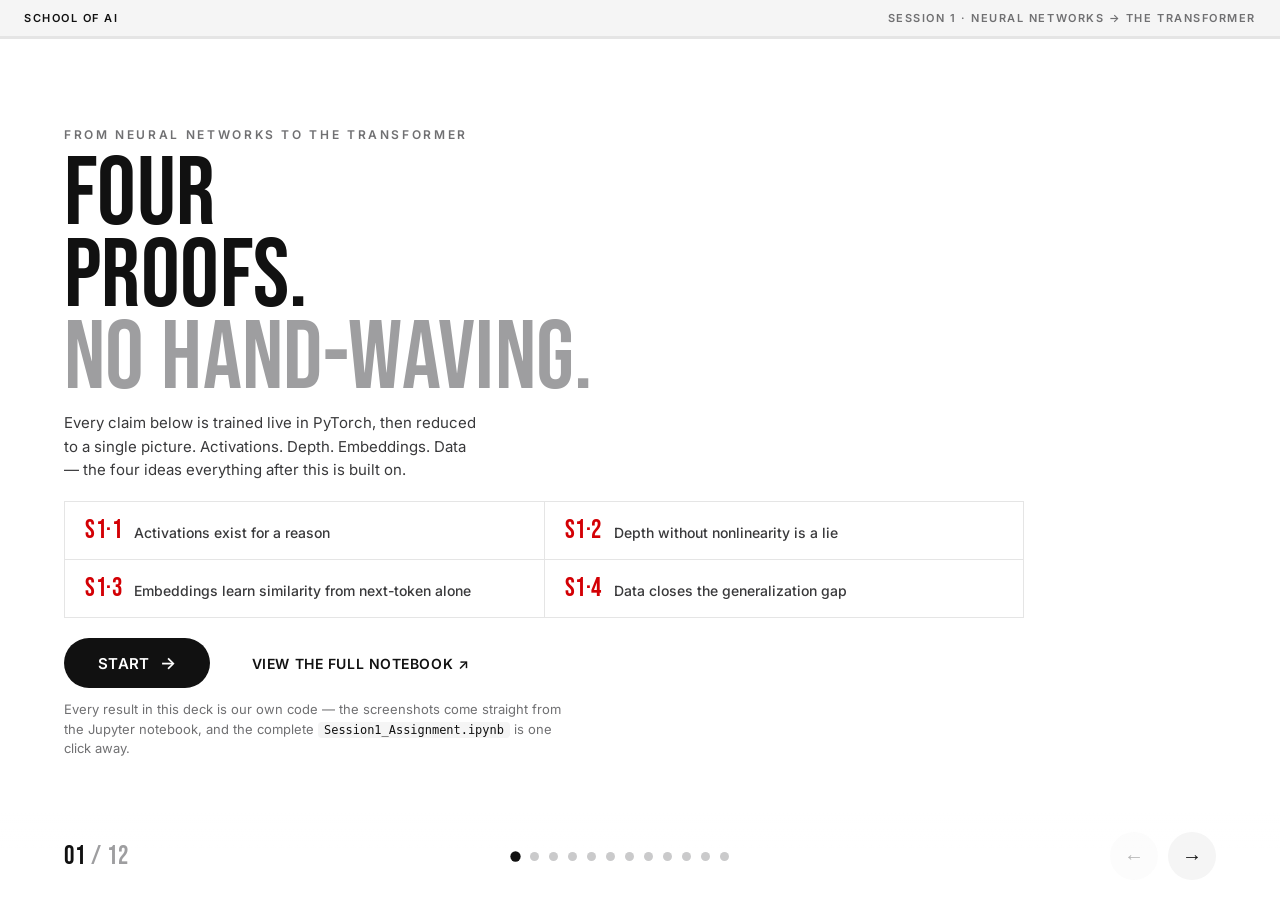
<file: session1-neural-networks/deck/index.html>
<!DOCTYPE html>
<html lang="en">
<head>
  <meta charset="UTF-8" />
  <meta name="viewport" content="width=device-width, initial-scale=1.0" />
  <title>Session 1 — Neural Networks to the Transformer</title>
  <meta name="description" content="Four proofs from Session 1: activations, depth, embeddings, and data — School of AI." />
  <link rel="preconnect" href="https://fonts.googleapis.com" />
  <link rel="preconnect" href="https://fonts.gstatic.com" crossorigin />
  <link href="https://fonts.googleapis.com/css2?family=Bebas+Neue&family=Inter:wght@400;500;600;700&display=swap" rel="stylesheet" />
  <link rel="stylesheet" href="style.css" />
</head>
<body>
  <!-- utility bar -->
  <div class="utility-bar">
    <span>SCHOOL OF AI</span>
    <span class="util-right">SESSION 1 · NEURAL NETWORKS → THE TRANSFORMER</span>
  </div>

  <!-- progress -->
  <div class="progress"><div class="progress-fill" id="progressFill"></div></div>

  <main id="deck">

    <!-- 0 · COVER -->
    <section class="slide cover is-active" data-title="Cover">
      <div class="cover-inner">
        <div class="eyebrow">FROM NEURAL NETWORKS TO THE TRANSFORMER</div>
        <h1 class="cover-title">FOUR<br/>PROOFS.<br/><span class="mute-title">NO HAND-WAVING.</span></h1>
        <p class="lede">Every claim below is trained live in PyTorch, then reduced to a single picture.
          Activations. Depth. Embeddings. Data — the four ideas everything after this is built on.</p>
        <div class="cover-index">
          <div class="ci-row"><span class="ci-num">S1·1</span><span class="ci-label">Activations exist for a reason</span></div>
          <div class="ci-row"><span class="ci-num">S1·2</span><span class="ci-label">Depth without nonlinearity is a lie</span></div>
          <div class="ci-row"><span class="ci-num">S1·3</span><span class="ci-label">Embeddings learn similarity from next-token alone</span></div>
          <div class="ci-row"><span class="ci-num">S1·4</span><span class="ci-label">Data closes the generalization gap</span></div>
        </div>
        <div class="cover-actions">
          <button class="btn-primary cover-cta" data-next>START <span class="arrow">→</span></button>
          <a class="btn-secondary nb-link" href="notebook.html" target="_blank" rel="noopener">VIEW THE FULL NOTEBOOK ↗</a>
        </div>
        <p class="cover-foot">Every result in this deck is our own code — the screenshots come straight from the Jupyter notebook, and the complete <code>Session1_Assignment.ipynb</code> is one click away.</p>
      </div>
    </section>

    <!-- 1 · ACTIVATIONS -->
    <section class="slide" data-title="Activations">
      <div class="slide-inner">
        <div class="col-text">
          <div class="eyebrow">S1·1 — ACTIVATIONS</div>
          <h2 class="display">A LINE <span class="sale">CAN'T</span><br/>WRAP A RING.</h2>
          <p class="lede">Two concentric rings — inner class against outer class — are not linearly separable.
            A single linear layer can only draw a straight boundary, so it stalls near chance.
            Add <strong>one ReLU hidden layer</strong> and the boundary curls around the ring. Only the activation changed.</p>
          <div class="stats">
            <div class="stat stat-bad"><div class="stat-num">61<span>%</span></div><div class="stat-cap">LINEAR LAYER</div></div>
            <div class="stat stat-good"><div class="stat-num">100<span>%</span></div><div class="stat-cap">+ ONE ReLU</div></div>
          </div>
        </div>
        <figure class="col-media">
          <img src="assets/s1_1_boundaries.png" alt="Decision boundaries: linear straight line vs ReLU wrapping the ring" />
          <figcaption>Decision boundaries on the ring task. Left: straight line. Right: the ring, wrapped.</figcaption>
        </figure>
      </div>
    </section>

    <!-- 1b · S1-1 NOTEBOOK -->
    <section class="slide nb" data-title="S1·1 Notebook">
      <div class="nb-inner">
        <header class="nb-head">
          <div class="eyebrow">S1·1 — FROM OUR NOTEBOOK</div>
          <h2 class="nb-title">WE BUILT <span class="accent-c">SmartNN</span> BY HAND — AND TRAINED IT TO 100%.</h2>
          <p class="nb-cap">The class, the training loop, loss falling to <code>0.0000</code>, accuracy hitting <code>1.000</code> — then the boundary it learned, wrapping the ring.</p>
        </header>
        <div class="nb-shots two">
          <figure><img src="assets/nb/s11_model.png" loading="lazy" alt="SmartNN class definition and training loop in Jupyter" /><figcaption>Cells [20]–[21] · the model + training loop, live kernel</figcaption></figure>
          <figure><img src="assets/nb/s11_relu.png" loading="lazy" alt="ReLU model decision boundary wrapping the ring" /><figcaption>Cell [22] · the learned boundary wraps the ring</figcaption></figure>
        </div>
      </div>
    </section>

    <!-- 2 · DEPTH -->
    <section class="slide" data-title="Depth">
      <div class="slide-inner">
        <div class="col-text">
          <div class="eyebrow">S1·2 — DEPTH</div>
          <h2 class="display">FIVE LINEAR<br/>LAYERS ARE<br/><span class="sale">STILL ONE.</span></h2>
          <p class="lede">Stack five linear layers with no activation and they collapse into a single matrix —
            same straight line, same accuracy as one layer. Depth alone buys nothing.
            Drop ReLUs between the same five layers and it solves the ring instantly.</p>
          <div class="collapse-proof">
            <span class="cp-label">W₅·W₄·W₃·W₂·W₁ &nbsp;collapses to a single 1×2 map</span>
            <span class="cp-matrix">[ +0.0221&nbsp;&nbsp;&nbsp;+0.0320 ]</span>
          </div>
          <div class="stats">
            <div class="stat stat-bad"><div class="stat-num">61<span>%</span></div><div class="stat-cap">1 LINEAR</div></div>
            <div class="stat stat-bad"><div class="stat-num">50<span>%</span></div><div class="stat-cap">5 LINEAR</div></div>
            <div class="stat stat-good"><div class="stat-num">100<span>%</span></div><div class="stat-cap">5 + ReLU</div></div>
          </div>
        </div>
        <figure class="col-media">
          <img src="assets/s1_2_boundaries.png" alt="1 linear layer, 5 linear layers, and 5 layers with ReLU" />
          <figcaption>1 layer and 5 stacked linear layers draw the identical line. ReLU breaks the tie.</figcaption>
        </figure>
      </div>
    </section>

    <!-- 2b · S1-2 NOTEBOOK (code) -->
    <section class="slide nb" data-title="S1·2 Notebook">
      <div class="nb-inner">
        <header class="nb-head">
          <div class="eyebrow">S1·2 — FROM OUR NOTEBOOK</div>
          <h2 class="nb-title">TWO NETS. ONE <span class="accent-c">WITHOUT</span> ReLU, ONE <span class="accent-c">WITH</span>.</h2>
          <p class="nb-cap">Both written by hand: <code>DeepLinearNN</code> stacks five <code>nn.Linear</code> layers with no activation; <code>DeepReLU_NN</code> is the identical depth with a ReLU between each. A single training loop trains both.</p>
        </header>
        <div class="nb-shots one">
          <figure><img src="assets/nb/s12_deepclass.png" loading="lazy" alt="DeepLinearNN and DeepReLU_NN class definitions and the shared training loop" /><figcaption>Cells [17]–[18] · both architectures + the shared training loop</figcaption></figure>
        </div>
      </div>
    </section>

    <!-- 2c · S1-2 NOTEBOOK (boundaries) -->
    <section class="slide nb" data-title="S1·2 Boundaries">
      <div class="nb-inner">
        <header class="nb-head">
          <div class="eyebrow">S1·2 — FROM OUR NOTEBOOK</div>
          <h2 class="nb-title">SAME DEPTH. ONE DRAWS A <span class="accent-c">LINE</span>, ONE WRAPS THE <span class="accent-c">RING</span>.</h2>
          <p class="nb-cap">Five stacked linear layers collapse to a single straight boundary (≈50%). Drop a ReLU between the same five and it solves the ring at 100%. We also multiplied the five weight matrices by hand — the product matched the full net to <code>1e-8</code>.</p>
        </header>
        <div class="nb-shots two">
          <figure class="lc"><img src="assets/nb/s12_linear_plot.png" loading="lazy" alt="5-layer deep linear boundary — a straight line at 0.51" /><figcaption>Cell [19] · 5 linear layers → a straight line · Acc 0.51</figcaption></figure>
          <figure class="lc"><img src="assets/nb/s12_relu_plot.png" loading="lazy" alt="5-layer deep ReLU boundary wrapping the ring at 1.00" /><figcaption>Cell [20] · 5 layers + ReLU → wraps the ring · Acc 1.00</figcaption></figure>
        </div>
      </div>
    </section>

    <!-- 3 · EMBEDDINGS -->
    <section class="slide" data-title="Embeddings">
      <div class="slide-inner">
        <div class="col-text">
          <div class="eyebrow">S1·3 — EMBEDDINGS</div>
          <h2 class="display">MEANING,<br/>FROM <span class="info">NEXT-<br/>TOKEN</span> ALONE.</h2>
          <p class="lede">A tiny embedding→softmax model is trained on one job only: predict the next word in a toy grammar
            (<em>animals · fruits · verbs</em>). Similarity is never supplied — yet same-category words share
            next-token distributions, so their vectors drift together. Clusters emerge on their own.</p>
          <div class="stats">
            <div class="stat stat-good"><div class="stat-num">6<span>/8</span></div><div class="stat-cap">NEAREST NEIGHBOUR — SAME CATEGORY</div></div>
            <div class="stat"><div class="stat-num">2<span>D</span></div><div class="stat-cap">EMBEDDING DIM · PLOTTED RAW</div></div>
          </div>
        </div>
        <figure class="col-media">
          <img src="assets/s1_3_embeddings.png" alt="2D embedding scatter clustered by category" />
          <figcaption>Learned 2-D embeddings. Animals and verbs form clean clusters; supervision was next-token only.</figcaption>
        </figure>
      </div>
    </section>

    <!-- 3b · S1-3 NOTEBOOK -->
    <section class="slide nb" data-title="S1·3 Notebook">
      <div class="nb-inner">
        <header class="nb-head">
          <div class="eyebrow">S1·3 — FROM OUR NOTEBOOK</div>
          <h2 class="nb-title">TRAINED ONLY ON NEXT-TOKEN. THE <span class="accent-c">CLUSTERS</span> APPEARED ANYWAY.</h2>
          <p class="nb-cap">Left: our <code>DummyNextWordPredictor</code> — an embedding → linear head — with the toy-grammar data and its training loop. Right: the learned 2-D embedding it produced. Nothing told it <em>cat</em> and <em>dog</em> are alike; the next-token objective did.</p>
        </header>
        <div class="nb-shots two">
          <figure><img src="assets/nb/s13_modelcode.png" loading="lazy" alt="DummyNextWordPredictor class, the token data, and the training loop" /><figcaption>Cells [23]–[25] · the model, the data, the training loop</figcaption></figure>
          <figure class="lc"><img src="assets/nb/s13_graph.png" loading="lazy" alt="2D visualization of learned word embeddings clustered by category" /><figcaption>Projected to 2-D — same-category tokens land together</figcaption></figure>
        </div>
      </div>
    </section>

    <!-- 4 · DATA -->
    <section class="slide" data-title="Data">
      <div class="slide-inner">
        <div class="col-text">
          <div class="eyebrow">S1·4 — DATA</div>
          <h2 class="display">DATA IS<br/>WHAT CLOSES<br/>THE <span class="sale">GAP.</span></h2>
          <p class="lede">A 33k-parameter net memorizes 20 points — train loss <code>0.00</code>, test loss <code>1.62</code>.
            Grow the set to 200, then 2000, and the gap collapses — at 2000 the test loss even dips
            <em>below</em> train. The model never changed. The data did.</p>
          <div class="stats">
            <div class="stat stat-bad"><div class="stat-num">1.62</div><div class="stat-cap">GAP @ 20 POINTS</div></div>
            <div class="stat"><div class="stat-num">0.96</div><div class="stat-cap">GAP @ 200</div></div>
            <div class="stat stat-good"><div class="stat-num">−0.27</div><div class="stat-cap">GAP @ 2000</div></div>
          </div>
        </div>
        <figure class="col-media">
          <img src="assets/s1_4_gap.png" alt="Generalization gap shrinking as dataset grows" />
          <figcaption>Left: the gap vs. dataset size. Right: train stays low while test falls to meet it.</figcaption>
        </figure>
      </div>
    </section>

    <!-- 4b · S1-4 NOTEBOOK -->
    <section class="slide nb" data-title="S1·4 Notebook">
      <div class="nb-inner">
        <header class="nb-head">
          <div class="eyebrow">S1·4 — FROM OUR NOTEBOOK</div>
          <h2 class="nb-title">SAME MODEL, MORE DATA. THE GAP <span class="accent-c">CLOSED.</span></h2>
          <p class="nb-cap">We trained one 33k-parameter net at 20 / 200 / 2000 points and plotted the result ourselves. The gap crashes as data grows; train loss even <em>rises</em> while test loss falls to meet it — memorized at 20, generalized at 2000. <em>“Data is everything.”</em></p>
        </header>
        <div class="nb-shots two">
          <figure class="lc"><img src="assets/nb/s14_gap_plot.png" loading="lazy" alt="Generalization gap vs dataset size — falls toward zero" /><figcaption>Proof 1 · generalization gap vs dataset size</figcaption></figure>
          <figure class="lc"><img src="assets/nb/s14_loss_plot.png" loading="lazy" alt="Train vs held-out test loss as data grows — they converge" /><figcaption>Proof 2 · train rises, test falls — they converge</figcaption></figure>
        </div>
      </div>
    </section>

    <!-- 4c · S1-4 BOUNDARIES -->
    <section class="slide nb" data-title="S1·4 Boundaries">
      <div class="nb-inner">
        <header class="nb-head">
          <div class="eyebrow">S1·4 — FROM OUR NOTEBOOK</div>
          <h2 class="nb-title">THE SAME NET, FROM <span class="accent-c">MEMORIZED</span> TO A CLEAN RING.</h2>
          <p class="nb-cap">One architecture, drawn at three dataset sizes in a single grid we built in the notebook (cell [37]). At 20 points it fences off individual points — memorizing the noise. At 2000 it recovers the true ring, and test accuracy (0.95) finally beats train (0.89).</p>
        </header>
        <div class="nb-shots one light-cards">
          <figure><img src="assets/nb/s14_grid.png" loading="lazy" alt="Grid of decision boundaries at N=20, 200, 2000 showing memorization relaxing into a clean ring" /><figcaption>Cell [37] · one figure, three dataset sizes — memorized → generalized</figcaption></figure>
        </div>
      </div>
    </section>

    <!-- 5 · CLOSING -->
    <section class="slide closing" data-title="Recap">
      <div class="closing-inner">
        <div class="eyebrow">THE WHOLE SESSION, IN FOUR LINES</div>
        <ul class="recap">
          <li><span class="r-num">01</span><span class="r-text"><strong>Nonlinearity</strong> is what lets a network bend a boundary.</span></li>
          <li><span class="r-num">02</span><span class="r-text"><strong>Depth</strong> only matters when a nonlinearity sits between the layers.</span></li>
          <li><span class="r-num">03</span><span class="r-text"><strong>Embeddings</strong> learn structure from prediction alone — the seed of the transformer.</span></li>
          <li><span class="r-num">04</span><span class="r-text"><strong>Data</strong> is the lever that turns memorization into generalization.</span></li>
        </ul>
        <p class="lede closing-lede">Activations bend it. Depth compounds it. Embeddings encode it. Data grounds it.
          That is the runway to attention.</p>
        <button class="btn-secondary" data-goto="0">↺&nbsp;&nbsp;REPLAY</button>
      </div>
    </section>

  </main>

  <!-- controls -->
  <nav class="controls">
    <div class="counter"><span id="counter">01</span> <span class="counter-total">/ 06</span></div>
    <div class="dots" id="dots"></div>
    <div class="nav-pills">
      <button class="btn-icon" id="prevBtn" aria-label="Previous slide">←</button>
      <button class="btn-icon" id="nextBtn" aria-label="Next slide">→</button>
    </div>
  </nav>

  <script src="app.js"></script>
</body>
</html>
</file>
<file: session1-neural-networks/deck/style.css>
/* ============================================================= Nike-inspired tokens */
:root{
  --ink:#111111;
  --canvas:#ffffff;
  --cloud:#f5f5f5;
  --charcoal:#39393b;
  --mute:#707072;
  --stone:#9e9ea0;
  --hair:#cacacb;
  --hair-soft:#e5e5e5;
  --sale:#d30005;
  --success:#007d48;
  --info:#1151ff;

  --sp-sm:8px; --sp-md:12px; --sp-lg:18px; --sp-xl:24px; --sp-xxl:30px; --sp-sec:48px;

  --display:"Bebas Neue","Arial Narrow",Impact,sans-serif;
  --ui:"Inter",-apple-system,BlinkMacSystemFont,"Helvetica Neue",Arial,sans-serif;

  --util-h:36px;
}

*{box-sizing:border-box;margin:0;padding:0;}
html,body{height:100%;}
body{
  font-family:var(--ui);
  color:var(--ink);
  background:var(--canvas);
  overflow:hidden;
  -webkit-font-smoothing:antialiased;
  text-rendering:optimizeLegibility;
}
strong{font-weight:600;}
em{font-style:normal;font-weight:600;color:var(--charcoal);}

/* accent text */
.sale{color:var(--sale);}
.info{color:var(--info);}

/* ============================================================= utility bar */
.utility-bar{
  position:fixed;top:0;left:0;right:0;height:var(--util-h);
  background:var(--cloud);
  display:flex;align-items:center;justify-content:space-between;
  padding:0 var(--sp-xl);
  font-size:11px;font-weight:600;letter-spacing:.14em;color:var(--ink);
  z-index:40;
}
.util-right{color:var(--mute);}

/* ============================================================= progress */
.progress{
  position:fixed;top:var(--util-h);left:0;right:0;height:3px;
  background:var(--hair-soft);z-index:40;
}
.progress-fill{
  height:100%;width:0;background:var(--ink);
  transition:width .5s cubic-bezier(.16,1,.3,1);
}

/* ============================================================= deck / slides */
#deck{position:fixed;inset:0;padding-top:calc(var(--util-h) + 3px);}
.slide{
  position:absolute;inset:calc(var(--util-h) + 3px) 0 0 0;
  display:none;
  padding:clamp(24px,4vw,64px) clamp(24px,5vw,96px) 104px;
  opacity:0;
}
.slide.is-active{display:flex;opacity:1;animation:rise .55s cubic-bezier(.16,1,.3,1);}
@keyframes rise{from{opacity:0;transform:translateY(14px);}to{opacity:1;transform:none;}}

/* two-column content slides */
.slide-inner{
  margin:auto;width:100%;max-width:1440px;
  display:grid;grid-template-columns:minmax(0,0.92fr) minmax(0,1.08fr);
  gap:clamp(32px,5vw,88px);align-items:center;
}
.col-text{display:flex;flex-direction:column;gap:var(--sp-xl);min-width:0;}

.eyebrow{
  font-size:12px;font-weight:600;letter-spacing:.22em;color:var(--mute);
}
.display{
  font-family:var(--display);font-weight:400;
  font-size:clamp(52px,7vw,104px);line-height:.88;letter-spacing:.005em;
  text-transform:uppercase;color:var(--ink);
}
.lede{
  font-size:clamp(15px,1.15vw,18px);line-height:1.55;color:var(--charcoal);
  max-width:46ch;
}

/* stats row */
.stats{display:flex;flex-wrap:wrap;gap:var(--sp-md);margin-top:var(--sp-sm);}
.stat{
  background:var(--cloud);padding:16px 20px;min-width:120px;
  border-left:3px solid var(--hair);
}
.stat-num{
  font-family:var(--display);font-size:44px;line-height:.9;color:var(--ink);
}
.stat-num span{font-size:22px;color:var(--mute);}
.stat-cap{font-size:10.5px;font-weight:600;letter-spacing:.12em;color:var(--mute);margin-top:6px;}
.stat-good{border-left-color:var(--success);}
.stat-good .stat-num{color:var(--success);}
.stat-bad{border-left-color:var(--sale);}
.stat-bad .stat-num{color:var(--sale);}

/* collapse proof (S1-2) */
.collapse-proof{
  display:flex;flex-direction:column;gap:6px;
  background:var(--ink);color:var(--canvas);padding:16px 20px;max-width:520px;
}
.cp-label{font-size:12px;font-weight:500;letter-spacing:.04em;color:var(--stone);}
.cp-matrix{font-family:"SFMono-Regular",Menlo,monospace;font-size:18px;font-weight:600;letter-spacing:.02em;}

/* media */
.col-media{display:flex;flex-direction:column;gap:var(--sp-md);min-width:0;}
.col-media img{
  width:100%;height:auto;display:block;background:var(--cloud);
}
figcaption{font-size:12.5px;color:var(--mute);line-height:1.4;max-width:60ch;}

/* ============================================================= cover */
.cover{background:var(--canvas);}
.cover-inner{
  margin:auto;width:100%;max-width:1180px;
  display:flex;flex-direction:column;gap:var(--sp-md);
}
.cover-title{
  font-family:var(--display);font-weight:400;text-transform:uppercase;
  font-size:clamp(54px,7.6vw,110px);line-height:.84;letter-spacing:.004em;color:var(--ink);
}
.mute-title{color:var(--stone);}
.cover-index{
  display:grid;grid-template-columns:repeat(2,minmax(0,1fr));
  gap:1px;background:var(--hair-soft);border:1px solid var(--hair-soft);
  max-width:960px;margin-top:var(--sp-sm);
}
.ci-row{
  background:var(--canvas);display:flex;align-items:baseline;gap:var(--sp-md);
  padding:13px 20px;
}
.ci-num{font-family:var(--display);font-size:26px;color:var(--sale);letter-spacing:.02em;}
.ci-label{font-size:14px;font-weight:500;color:var(--charcoal);line-height:1.3;}
.cover-cta{align-self:flex-start;margin-top:var(--sp-sm);}

/* ============================================================= closing */
.closing{background:var(--ink);color:var(--canvas);}
.closing .eyebrow{color:var(--stone);}
.closing-inner{margin:auto;width:100%;max-width:1080px;display:flex;flex-direction:column;gap:var(--sp-xl);}
.recap{list-style:none;display:flex;flex-direction:column;}
.recap li{
  display:flex;align-items:baseline;gap:var(--sp-xl);
  padding:22px 0;border-top:1px solid rgba(255,255,255,.14);
}
.recap li:last-child{border-bottom:1px solid rgba(255,255,255,.14);}
.r-num{font-family:var(--display);font-size:34px;color:var(--stone);min-width:60px;}
.r-text{font-size:clamp(18px,2.2vw,30px);line-height:1.25;color:var(--canvas);}
.r-text strong{color:#fff;font-weight:700;}
.closing-lede{color:var(--stone);max-width:60ch;}
.closing .btn-secondary{align-self:flex-start;}

/* ============================================================= cover actions */
.cover-actions{display:flex;flex-wrap:wrap;gap:var(--sp-md);align-items:center;margin-top:var(--sp-sm);}
.cover-cta{margin-top:0;}
.nb-link{
  display:inline-flex;align-items:center;text-decoration:none;
  background:var(--canvas);color:var(--ink);border:1.5px solid var(--ink);
}
.cover-foot{font-size:13px;line-height:1.5;color:var(--mute);max-width:64ch;margin-top:var(--sp-xs);}
.cover-foot code,.nb-cap code,.lede code{
  font-family:"SFMono-Regular",Menlo,monospace;font-size:.92em;
  background:var(--cloud);padding:1px 6px;border-radius:4px;color:var(--ink);
}

/* ============================================================= notebook (dark) slides */
.nb{background:#0d1013;color:#e6edf3;}
.nb-inner{
  margin:auto;width:100%;max-width:1640px;
  display:flex;flex-direction:column;gap:var(--sp-lg);
}
.nb .eyebrow{color:#6ee7ff;}
.nb-head{display:flex;flex-direction:column;gap:var(--sp-sm);flex:0 0 auto;}
.nb-title{
  font-family:var(--display);font-weight:400;text-transform:uppercase;
  font-size:clamp(30px,4vw,58px);line-height:.92;letter-spacing:.006em;color:#fff;max-width:24ch;
}
.accent-c{color:#4ea1ff;}
.nb-cap{font-size:clamp(13px,1.05vw,16px);line-height:1.5;color:#9fb0c0;max-width:96ch;}
.nb-cap code{background:rgba(255,255,255,.08);color:#e6edf3;}
.nb-cap em{color:#e6edf3;font-weight:600;}
/* Images are sized to their own content (no object-fit letterbox → no black void),
   height-capped so they never overflow, and centered as a shrink-wrapped block. */
.nb-shots{display:flex;gap:var(--sp-lg);justify-content:center;align-items:flex-start;flex-wrap:wrap;}
.nb-shots figure{display:flex;flex-direction:column;gap:var(--sp-sm);min-width:0;align-items:center;}
.nb-shots.two figure{flex:1 1 0;}
.nb-shots.one figure{flex:0 1 auto;max-width:1220px;}
.nb-shots.one.light-cards figure{max-width:1640px;width:100%;}
.nb-shots img{
  display:block;max-width:100%;width:auto;height:auto;max-height:60vh;
  border:1px solid rgba(255,255,255,.16);border-radius:6px;
}
.nb-shots.two img{width:100%;}
.nb-shots.light-cards img,
.nb-shots figure.lc img{background:#fff;border-color:rgba(255,255,255,.22);padding:5px;}
.nb-shots figcaption{
  font-size:12px;font-weight:500;letter-spacing:.04em;color:#7d8da0;text-align:center;
  font-family:"SFMono-Regular",Menlo,monospace;
}

/* ============================================================= buttons */
.btn-primary{
  font-family:var(--ui);font-size:15px;font-weight:600;letter-spacing:.02em;
  background:var(--ink);color:var(--canvas);border:none;cursor:pointer;
  padding:15px 34px;border-radius:9999px;
  display:inline-flex;align-items:center;gap:10px;
  transition:transform .12s ease,opacity .12s ease;
}
.btn-primary:hover{opacity:.88;}
.btn-primary:active{transform:scale(.96);opacity:.6;}
.btn-primary .arrow{font-size:17px;}
.btn-secondary{
  font-family:var(--ui);font-size:14px;font-weight:600;letter-spacing:.04em;
  background:var(--canvas);color:var(--ink);border:none;cursor:pointer;
  padding:14px 30px;border-radius:9999px;
  transition:transform .12s ease,opacity .12s ease;
}
.btn-secondary:hover{opacity:.85;}
.btn-secondary:active{transform:scale(.96);}

/* ============================================================= controls */
.controls{
  position:fixed;left:0;right:0;bottom:0;height:88px;
  display:flex;align-items:center;justify-content:space-between;
  padding:0 clamp(24px,5vw,96px);
  background:linear-gradient(to top,var(--canvas) 55%,rgba(255,255,255,0));
  z-index:30;
}
.slide.closing ~ .controls,
body.dark-controls .controls{background:transparent;}
.counter{font-family:var(--display);font-size:26px;letter-spacing:.04em;color:var(--ink);}
.counter-total{color:var(--stone);}
.dots{display:flex;gap:10px;}
.dot{
  width:9px;height:9px;border-radius:9999px;background:var(--hair);
  border:none;cursor:pointer;padding:0;transition:all .25s ease;
}
.dot.active{background:var(--ink);transform:scale(1.15);}
.nav-pills{display:flex;gap:10px;}
.btn-icon{
  width:48px;height:48px;border-radius:9999px;
  background:var(--cloud);color:var(--ink);border:none;cursor:pointer;
  font-size:20px;line-height:1;
  display:flex;align-items:center;justify-content:center;
  transition:transform .12s ease,background .15s ease;
}
.btn-icon:hover{background:var(--hair-soft);}
.btn-icon:active{transform:scale(.9);}
.btn-icon:disabled{opacity:.3;cursor:default;}

/* dark-mode controls when closing slide is active */
body.on-dark .counter{color:var(--canvas);}
body.on-dark .counter-total{color:var(--stone);}
body.on-dark .btn-icon{background:rgba(255,255,255,.12);color:var(--canvas);}
body.on-dark .btn-icon:hover{background:rgba(255,255,255,.22);}
body.on-dark .dot{background:rgba(255,255,255,.28);}
body.on-dark .dot.active{background:var(--canvas);}
body.on-dark .controls{background:linear-gradient(to top,var(--ink) 55%,rgba(17,17,17,0));}

/* ============================================================= responsive */
@media (max-width:1000px){
  .slide-inner{grid-template-columns:1fr;gap:var(--sp-xl);align-content:start;overflow-y:auto;}
  .slide{padding-bottom:120px;overflow-y:auto;}
  .col-media{order:2;}
  .col-text{order:1;}
  .cover-index{grid-template-columns:1fr;}
  /* notebook slides: stack images, scroll the slide */
  .nb-shots{flex-direction:column;align-items:center;}
  .nb-shots figure{width:100%;}
  .nb-shots img{width:100%;max-height:none;}
}
@media (max-width:640px){
  .utility-bar{padding:0 var(--sp-lg);font-size:10px;}
  .util-right{display:none;}
  .stats{gap:var(--sp-sm);}
  .stat{min-width:calc(50% - 4px);flex:1;}
  .controls{padding:0 var(--sp-lg);height:76px;}
  .dots{display:none;}
  .display{font-size:clamp(44px,12vw,64px);}
}
@media (max-height:560px){
  .cover-title{font-size:clamp(56px,10vw,110px);}
}
</file>
